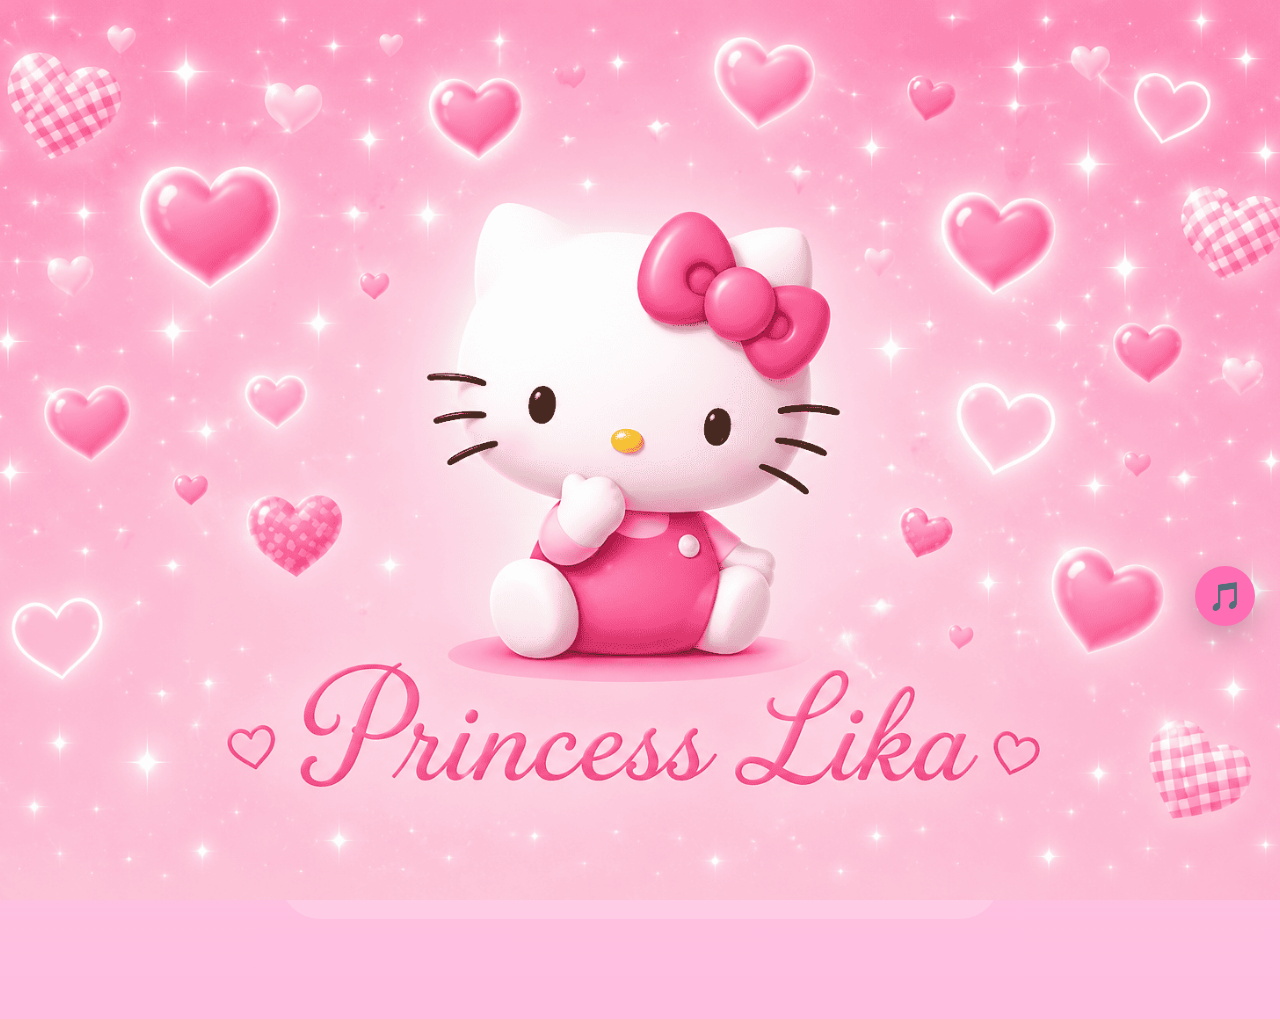
<file: index.html>
<!DOCTYPE html>
<html lang="en">

<head>
    <meta charset="UTF-8">
    <meta name="viewport" content="width=device-width, initial-scale=1.0">
    <title>Princess Lika</title>

    <link rel="stylesheet" href="style.css">

    <link href="https://fonts.googleapis.com/css2?family=Quicksand:wght@300;400;500;700&display=swap" rel="stylesheet">
</head>

<div id="spotify-widget">

    <button id="spotify-toggle">

        🎵

    </button>

    <div id="spotify-content">

        <div class="spotify-title">

            Lika's Playlist 💖

        </div>

        <iframe id="spotify-player" style="border-radius:20px" src="" width="100%" height="152" allowfullscreen
            allow="autoplay; clipboard-write; encrypted-media">

        </iframe>

    </div>

</div>

<script src="playlist.js"></script>

<body>

    <!-- INTRO -->

    <div id="intro">

        <img src="images/logo.png" class="fullscreen-image" alt="Princess Lika">

    </div>

    <!-- MAIN -->

    <div id="main-content">

        <div class="background-hearts"></div>

        <div class="menu-container">

            <h2>Princess Lika</h2>

            <div class="subtitle">
                <i>Every memory deserves its own chapter</i> 💕
                <br><i>Happy Birthday, ma Chérie</i></br>
            </div>

            <div class="menu">

                <a href="november.html">
                    🚬November (Tbilisi)
                </a>

                <a href="december.html">
                    ❄️ December (Tbilisi)
                </a>

                <a href="february.html">
                    🗼February (Paris)
                </a>

                <a href="march.html">
                    🌸 March (Tbilisi)
                </a>

                <a href="april.html">
                    ✠ April (Toulouse)
                </a>

                <a href="may.html">
                    🎀 May (Tbilisi & Mamkoda)
                </a>


                <a href=" #">
                    📸 Gallery
                </a>

            </div>

        </div>

    </div>

    <div id="fx-layer"></div>

    <script src="script.js"></script>

</body>

</html>
</file>
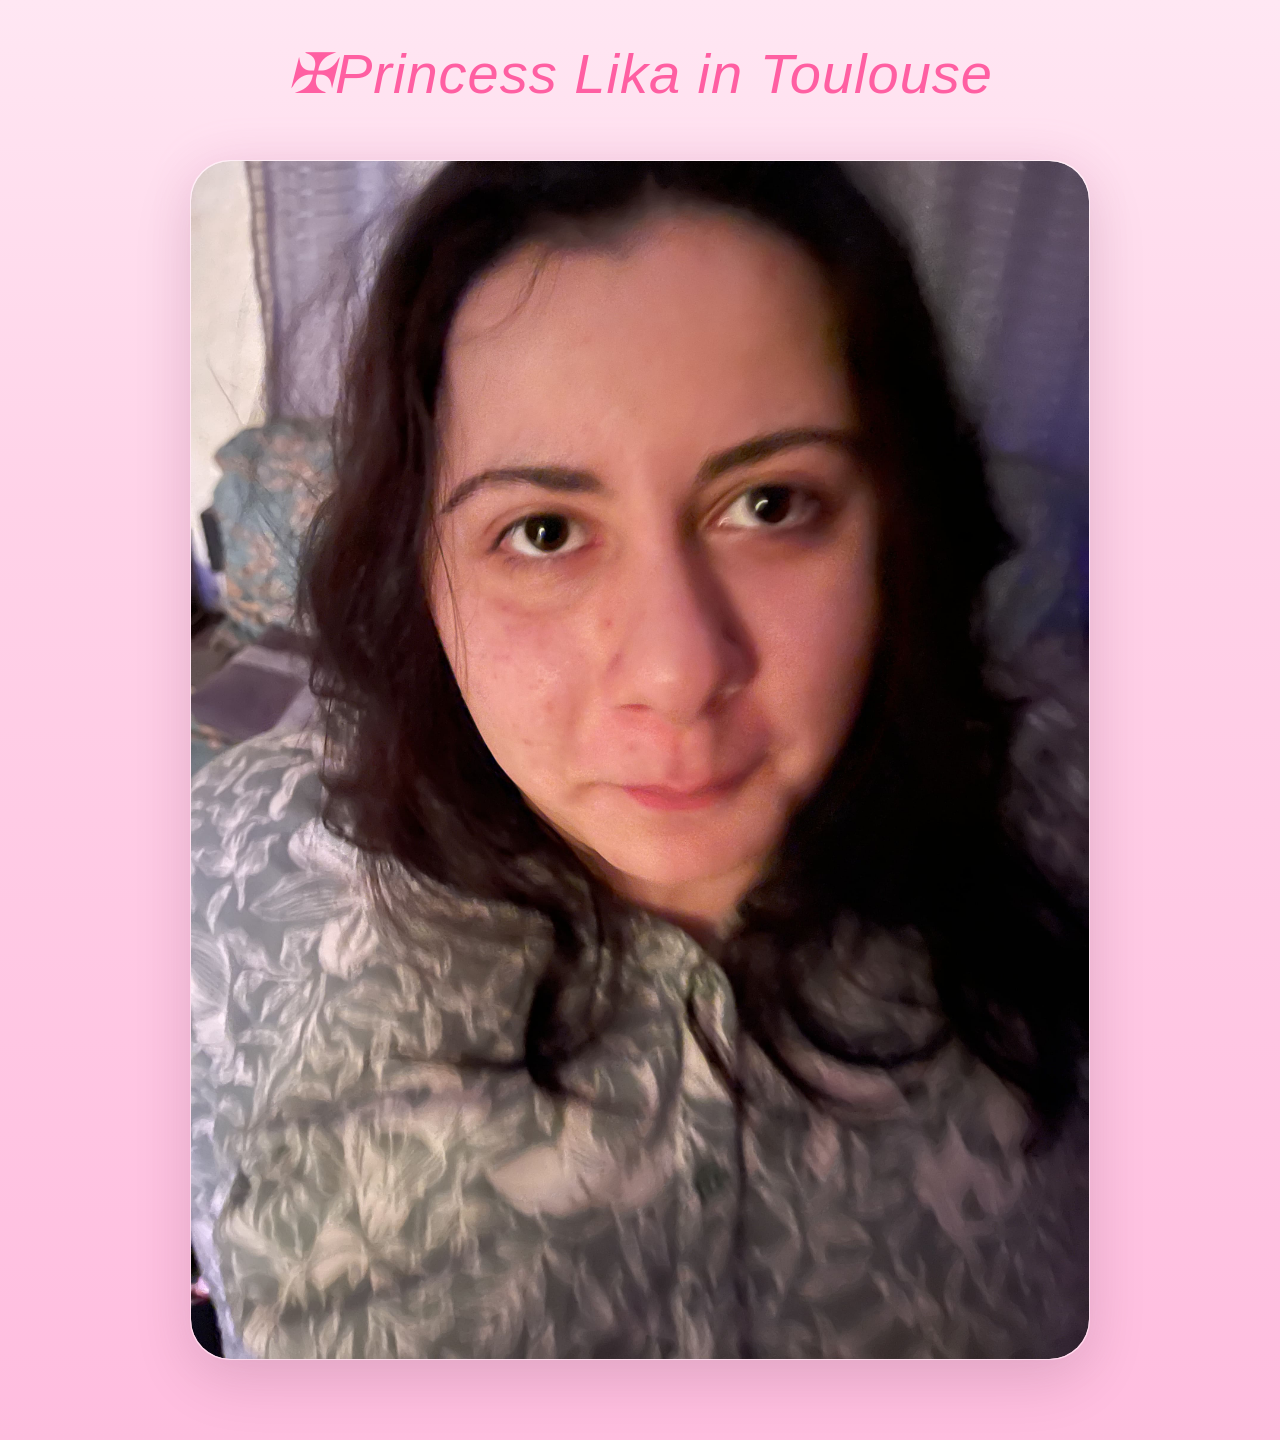
<file: april.html>
<!DOCTYPE html>

<html>

<head>

    <meta charset="UTF-8">

    <meta name="viewport" content="width=device-width, initial-scale=1.0">

    <title>Princess Lika in Toulouse</title>

    <link rel="stylesheet" href="../style.css">

</head>

<body>

    <section class="memory-section">

        <h1 class="month-title">

            ✠ <em><i>Princess Lika in Toulouse</i></em>

        </h1>

        <br>

        <div class="carousel">

            <button class="nav left">❮</button>

            <img id="carousel-image" src="../images/april/IMG_5099.jpg">


            <button class="nav right">❯</button>

            <div class="progress"></div>

        </div>

    </section>

    <script>
        window.carouselImages = [
            "../images/april/IMG_5100.jpg",
            "../images/april/IMG_5101.jpg",
            "../images/april/IMG_5102.jpg",
            "../images/april/IMG_5103.jpg",
            "../images/april/IMG_5123.jpg",
            "../images/april/IMG_5124.jpg",
            "../images/april/IMG_5125.jpg",
            "../images/april/IMG_5126.jpg",
            "../images/april/IMG_5128.jpg",
            "../images/april/IMG_5129.jpg",
            "../images/april/IMG_5131.jpg",
            "../images/april/IMG_5132.jpg",
            "../images/april/IMG_5133.jpg",
            "../images/april/IMG_5134.jpg",
            "../images/april/IMG_5135.jpg",
            "../images/april/IMG_5136.jpg",
            "../images/april/IMG_5139.jpg",
            "../images/april/IMG_5140.jpg",
            "../images/april/IMG_5146.jpg",
            "../images/april/IMG_5147.jpg",
            "../images/april/IMG_5149.jpg",
            "../images/april/IMG_5152.jpg",
            "../images/april/IMG_5153.jpg",
            "../images/april/IMG_5155.jpg",
            "../images/april/IMG_5156.jpg",
            "../images/april/IMG_5192.jpg",









        ]

    </script>
    <script src="../script.js"></script>

</body>

</html>
</file>
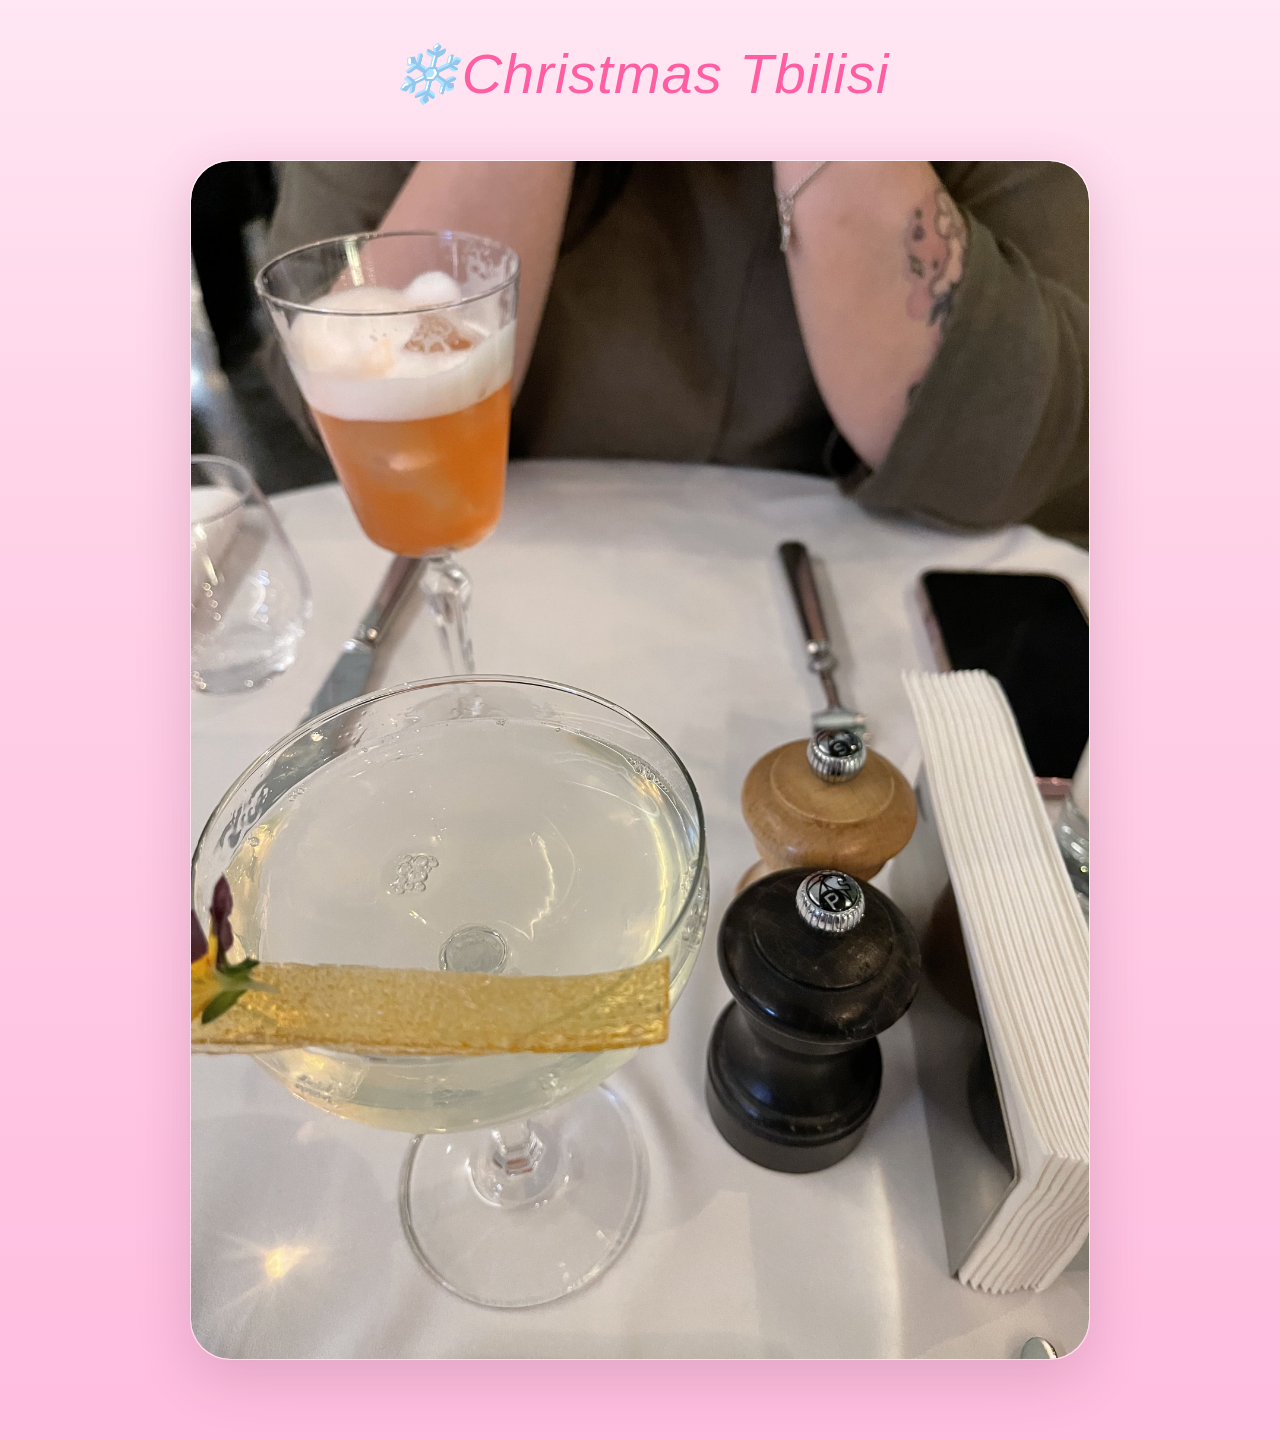
<file: december.html>
<!DOCTYPE html>

<html>

<head>

    <meta charset="UTF-8">

    <meta name="viewport" content="width=device-width, initial-scale=1.0">

    <title>Christmas Tbilisi Princess Lika</title>

    <link rel="stylesheet" href="../style.css">

</head>

<body>

    <section class="memory-section">

        <h1 class="month-title">

            ❄️ <em><i>Christmas Tbilisi</i></em>

        </h1>

        <br>

        <div class="carousel">

            <button class="nav left">❮</button>

            <img id="carousel-image" src="../images/december/IMG_3960.jpg">


            <button class="nav right">❯</button>

            <div class="progress"></div>

        </div>

    </section>

    <script>
        window.carouselImages = [
            "../images/december/IMG_3961.jpg",
            "../images/december/IMG_3962.jpg",
            "../images/december/IMG_3963.jpg",
            "../images/december/IMG_3966.jpg",



        ]

    </script>
    <script src="../script.js"></script>

</body>

</html>
</file>
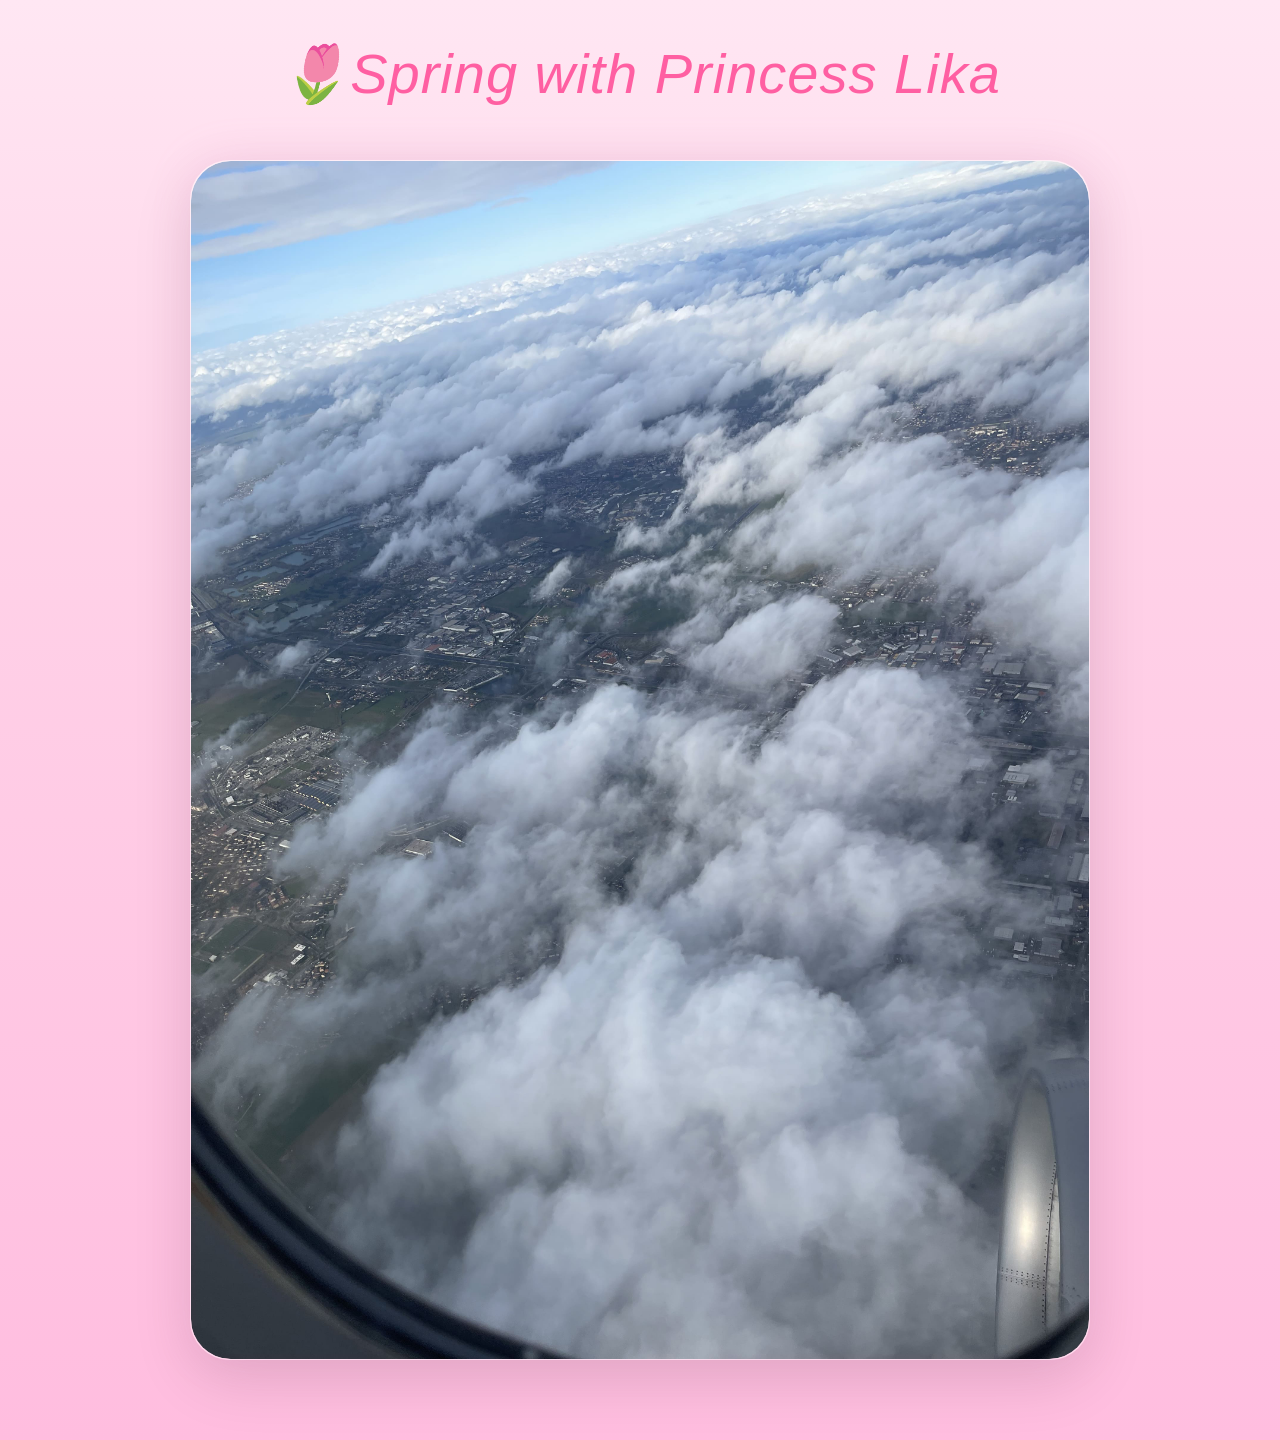
<file: march.html>
<!DOCTYPE html>

<html>

<head>

    <meta charset="UTF-8">

    <meta name="viewport" content="width=device-width, initial-scale=1.0">

    <title>Spring with Princess Lika</title>

    <link rel="stylesheet" href="../style.css">

</head>

<body>

    <section class="memory-section">

        <h1 class="month-title">

            🌷 <em><i>Spring with Princess Lika</i></em>

        </h1>

        <br>

        <div class="carousel">

            <button class="nav left">❮</button>

            <img id="carousel-image" src="../images/march/IMG_4833.jpg">


            <button class="nav right">❯</button>

            <div class="progress"></div>

        </div>

    </section>

    <script>
        window.carouselImages = [

            "../images/march/IMG_4834.jpg",
            "../images/march/IMG_4838.jpg",
            "../images/march/IMG_4846.jpg",
            "../images/march/IMG_4847.jpg",
            "../images/march/IMG_4850.jpg",
            "../images/march/IMG_4854.jpg",
            "../images/march/IMG_4861.jpg",
            "../images/march/IMG_4862.jpg",
            "../images/march/IMG_4863.jpg",
            "../images/march/IMG_4906.jpg",
            "../images/march/IMG_4942.jpg",
            "../images/march/IMG_4943.jpg",
            "../images/march/IMG_4944.jpg",
            "../images/march/IMG_4951.jpg",
            "../images/march/IMG_5005.jpg",








        ]

    </script>
    <script src="../script.js"></script>

</body>

</html>
</file>
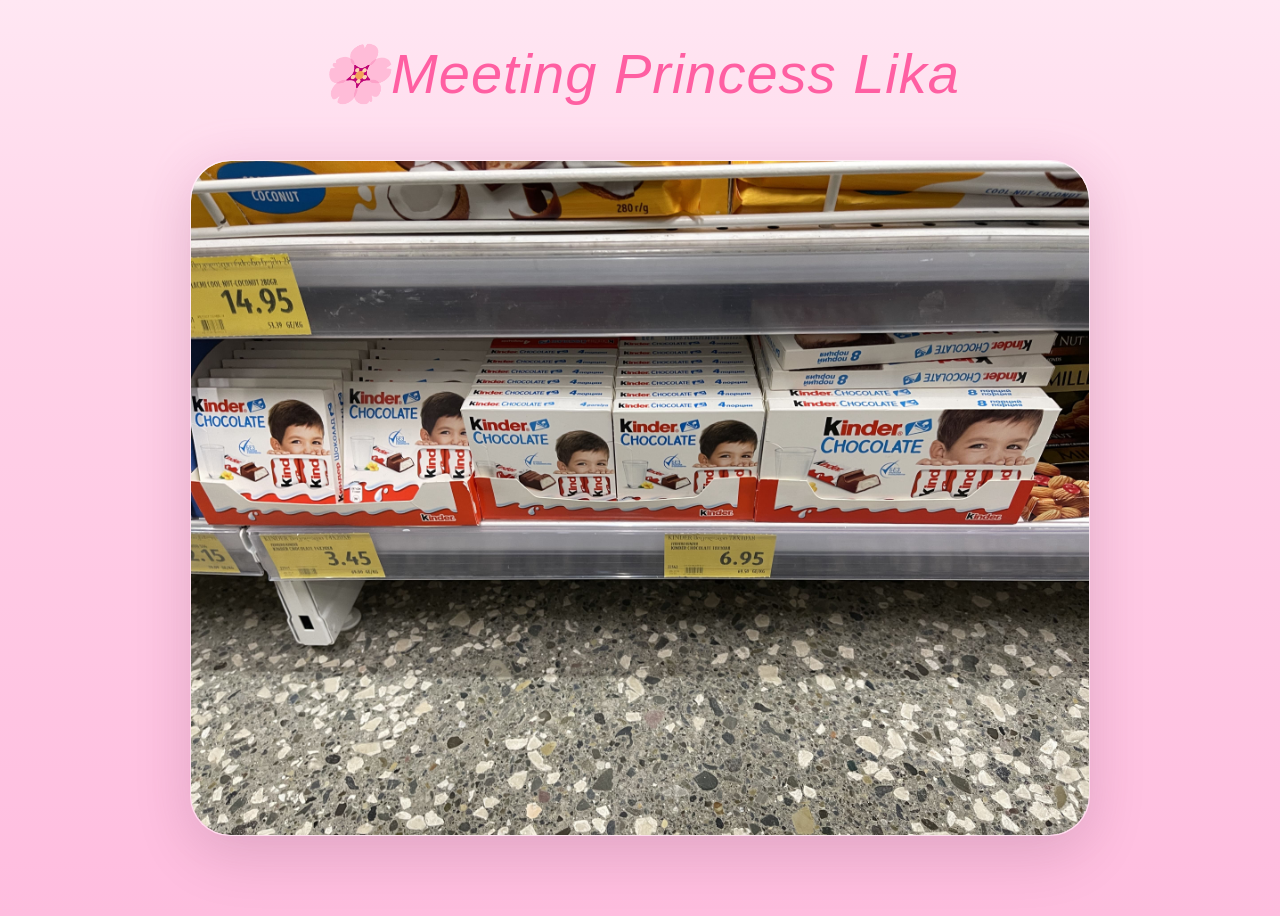
<file: november.html>
<!DOCTYPE html>

<html>

<head>

    <meta charset="UTF-8">

    <meta name="viewport" content="width=device-width, initial-scale=1.0">

    <title>Meeting Princess Lika</title>

    <link rel="stylesheet" href="../style.css">

</head>

<body>

    <section class="memory-section">

        <h1 class="month-title">

            🌸 <em><i>Meeting Princess Lika</i></em>

        </h1>

        <br>

        <div class="carousel">

            <button class="nav left">❮</button>

            <img id="carousel-image" src="../images/November/IMG_3502.jpg">


            <button class="nav right">❯</button>

            <div class="progress"></div>

        </div>

    </section>

    <script>
        window.carouselImages = [
            "../images/November/IMG_3503.jpg",

            "../images/November/IMG_3504.jpg",

            "../images/November/IMG_3505.jpg",

            "../images/November/IMG_3507.jpg",

            "../images/November/IMG_3510.jpg",

            "../images/November/IMG_3568.jpg",
            "../images/November/IMG_3569.jpg",
            "../images/November/IMG_3570.jpg",
            "../images/November/IMG_3614.jpg",

            "../images/November/IMG_3615.jpg",

            "../images/November/IMG_3616.jpg",

            "../images/November/IMG_3617.jpg",

            "../images/November/IMG_3619.jpg",

            "../images/November/IMG_3620.jpg",
        ]
    </script>

    <script src="../script.js"></script>

</body>

</html>
</file>
<file: style.css>
* {
    margin: 0;
    padding: 0;
    box-sizing: border-box;
}

body {
    margin: 0;

    min-height: 100vh;

    /* dégradé principal */

    background: linear-gradient(
        180deg,
        #ffe7f3 0%,

        #ffd2e8 35%,

        #ffbddf 100%
    );

    /* texture douce */

    position: relative;

    overflow-x: hidden;

    font-family: "Quicksand", sans-serif;
}

#intro {
    position: fixed;
    top: 0;
    left: 0;
    width: 100%;
    height: 100vh;
    overflow: hidden;
    z-index: 999;

    opacity: 1;
    transition:
        opacity 1.8s ease,
        transform 1.8s ease;
}

/* effet doux de sortie */
#intro.hide {
    opacity: 0;
    transform: scale(1.05);
    pointer-events: none;
}

/* image légèrement animée */
.fullscreen-image {
    width: 100%;
    height: 100%;
    object-fit: cover;
    display: block;

    transform: scale(1);
    transition: transform 3.5s ease;
}

#intro.hide .fullscreen-image {
    transform: scale(1.08);
}

/* main content apparition douce */
/* CONTENU PRINCIPAL */

#main-content {
    width: 100%;

    min-height: 100vh;

    display: flex;

    justify-content: center;

    align-items: flex-start;

    padding: 50px 20px 100px;
}

/* carte */

.menu-container {
    width: min(92vw, 720px);

    padding: 40px 24px 50px;

    border-radius: 40px;

    background: rgba(255, 255, 255, 0.18);

    backdrop-filter: blur(20px);
}

/* titre */

.menu-container h2 {
    font-size: clamp(2.4rem, 5vw, 4rem);

    backdrop-filter: blur(15px);

    color: white;

    text-align: center;
}

/* sous titre */

.subtitle {
    margin-top: 12px;

    margin-bottom: 35px;

    text-align: center;

    color: rgba(226, 19, 174, 0.9);

    font-size: italic(0.95rem, 2vw, 1.2rem);
}

/* menu */

.menu {
    display: flex;

    flex-direction: column;

    gap: 18px;
}

/* boutons */

.menu a {
    display: flex;

    justify-content: center;

    align-items: center;

    width: 100%;

    min-height: 72px;

    padding: 18px 24px;

    border-radius: 26px;

    background: rgba(255, 255, 255, 0.92);

    text-decoration: none;

    color: #ff5fa2;

    font-size: clamp(1rem, 2vw, 1.2rem);

    font-weight: 700;

    transition: 0.5s;
}

/* hover */

.menu a:hover {
    transform: translateY(-4px) scale(1.02);

    background: #fff7fb;
}

/* mobile */

@media (max-width: 768px) {
    .menu-container {
        width: 100%;

        border-radius: 30px;

        padding: 32px 18px 40px;
    }

    .menu a {
        min-height: 64px;

        font-size: 1rem;
    }
}

#fx-layer {
    position: fixed;
    top: 0;
    left: 0;
    width: 100%;
    height: 100%;
    pointer-events: none;
    overflow: hidden;
    z-index: 1;
}

.menu-container {
    position: relative;

    z-index: 1;
}

/* cœurs */
.heart {
    position: absolute;
    bottom: -20px;
    font-size: 20px;
    opacity: 0.8;
    animation: floatUp linear forwards;
}

/* sparkles */
.sparkle {
    position: absolute;
    font-size: 14px;
    opacity: 0.6;
    animation: sparkleAnim linear forwards;
}

@keyframes floatUp {
    0% {
        transform: translateY(0) scale(0.8);
        opacity: 0;
    }
    10% {
        opacity: 0.9;
    }
    100% {
        transform: translateY(-110vh) scale(1.3);
        opacity: 0;
    }
}

@keyframes sparkleAnim {
    0% {
        transform: translateY(0) scale(0.5) rotate(0deg);
        opacity: 0;
    }
    20% {
        opacity: 1;
    }
    100% {
        transform: translateY(-100vh) scale(1.2) rotate(180deg);
        opacity: 0;
    }
}

@keyframes pop {
    0% {
        transform: scale(0.5) translateY(0);
        opacity: 1;
    }
    100% {
        transform: scale(1.5) translateY(-40px);
        opacity: 0;
    }
}

@keyframes trailFade {
    0% {
        opacity: 1;
        transform: scale(1);
    }
    100% {
        opacity: 0;
        transform: scale(1.8) translateY(-10px);
    }
}

.page {
    text-align: center;
    padding: 40px;
}

/* Galerie */

.polaroid-gallery {
    display: grid;

    grid-template-columns: repeat(auto-fit, minmax(250px, 1fr));

    gap: 35px;

    max-width: 1200px;

    margin: auto;

    padding: 30px;
}

/* POLAROID */

.polaroid {
    position: relative;

    background: white;

    /* effet polaroid */
    padding: 14px 14px 55px 14px;

    border-radius: 3px;

    box-shadow:
        0 8px 20px rgba(0, 0, 0, 0.12),
        0 25px 40px rgba(255, 140, 190, 0.15);

    overflow: hidden;

    transition:
        transform 0.6s ease,
        box-shadow 0.6s ease;
}

/* rotations naturelles */

.polaroid:nth-child(odd) {
    transform: rotate(-2deg);
}

.polaroid:nth-child(even) {
    transform: rotate(2deg);
}

/* PHOTO */

.polaroid img {
    width: 100%;

    aspect-ratio: 3/4;

    object-fit: cover;

    display: block;

    border-radius: 1px;
}

/* légende */

.polaroid p {
    position: absolute;

    bottom: 15px;

    left: 50%;

    transform: translateX(-50%);

    font-size: 15px;

    font-family: "Brush Script MT", cursive;

    color: #ff5fa2;

    font-style: italic;

    white-space: nowrap;
}

/* hover */

.polaroid:hover {
    transform: scale(1.06) rotate(0deg) translateY(-10px);

    box-shadow:
        0 20px 50px rgba(0, 0, 0, 0.18),
        0 0 50px rgba(255, 170, 220, 0.5);
}

/* reflet brillant */

.polaroid::after {
    content: "";

    position: absolute;

    top: -120%;

    left: -60%;

    width: 60%;

    height: 250%;

    background: linear-gradient(90deg, transparent, rgba(255, 255, 255, 0.55), transparent);

    transform: rotate(25deg);

    transition: 1s;
}

/* passage lumière */

.polaroid:hover::after {
    left: 160%;
}

/* MOBILE */

@media (max-width: 768px) {
    .polaroid {
        padding: 10px 10px 45px 10px;
    }

    .polaroid p {
        font-size: 13px;
    }
}

#spotify-widget {
    position: fixed;

    bottom: 25px;

    right: 25px;

    z-index: 9999;

    display: flex;

    flex-direction: column;

    align-items: flex-end;
}

/* bouton */

#spotify-toggle {
    width: 60px;

    height: 60px;

    border: none;

    border-radius: 50%;

    background: #ff6db5;

    color: white;

    font-size: 28px;

    cursor: pointer;

    box-shadow: 0 10px 30px rgba(0, 0, 0, 0.2);

    transition: 0.5s;
}

#spotify-toggle:hover {
    transform: scale(1.1);
}

/* lecteur */

#spotify-content {
    margin-top: 15px;

    width: 340px;

    padding: 20px;

    border-radius: 30px;

    background: rgba(255, 255, 255, 0.85);

    backdrop-filter: blur(20px);

    box-shadow: 0 20px 40px rgba(0, 0, 0, 0.15);

    opacity: 0;

    transform: translateY(20px);

    pointer-events: none;

    transition: 0.7s;
}

#spotify-content.open {
    opacity: 1;

    transform: translateY(0);

    pointer-events: auto;
}

.spotify-title {
    margin-bottom: 15px;

    color: #ff5fa2;

    font-size: 18px;

    font-weight: 700;

    text-align: center;
}

@media (max-width: 768px) {
    #spotify-content {
        width: 300px;
    }
}

.memory-section {
    padding: 40px 20px 80px;
}

/* titre */

.memory-title {
    font-size: 2.4rem;

    font-style: italic;

    font-weight: 300;

    color: #ff6ea8;

    margin-bottom: 35px;

    text-align: center;
}

/* carrousel */

.carousel {
    position: relative;

    max-width: 900px;

    margin: auto;

    overflow: hidden;

    border-radius: 35px;

    box-shadow: 0 20px 50px rgba(0, 0, 0, 0.15);
}

/* CAROUSEL */

/* CAROUSEL */

.carousel {
    position: relative;

    overflow: hidden;

    border-radius: 40px;

    /* effet glace */

    background: rgba(255, 255, 255, 0.18);

    backdrop-filter: blur(18px);

    -webkit-backdrop-filter: blur(18px);

    /* bord lumineux */

    border: 1px solid rgba(255, 255, 255, 0.35);

    /* profondeur */

    box-shadow:
        0 20px 60px rgba(0, 0, 0, 0.12),
        0 0 40px rgba(255, 170, 220, 0.25),
        inset 0 1px 1px rgba(255, 255, 255, 0.4);
}

/* reflet */

.carousel::before {
    content: "";

    position: absolute;

    top: 0;

    left: -120%;

    width: 80%;

    height: 100%;

    z-index: 4;

    pointer-events: none;

    background: linear-gradient(115deg, transparent, rgba(255, 255, 255, 0.35), transparent);

    transition: 2.5s ease;
}

/* passage lumière */

.carousel:hover::before {
    left: 180%;
}

/* image */

.carousel img {
    width: 100%;

    display: block;

    object-fit: cover;

    border-radius: 40px;

    transition:
        transform 6s ease,
        opacity 1.4s ease;
}

/* petit zoom */

.carousel:hover img {
    transform: scale(1.02);
}

/* barre */

.progress {
    position: absolute;

    left: 0;

    bottom: 0;

    height: 5px;

    width: 0;

    background: linear-gradient(90deg, #ff77bb, #ffd5ec);

    border-radius: 0 5px 5px 0;
}

/* animation */

.progress.animate {
    animation: progressBar 6s linear;
}

@keyframes progressBar {
    from {
        width: 0;
    }

    to {
        width: 100%;
    }
}
/* flèches */

/* boutons */

.nav {
    position: absolute;

    top: 50%;

    transform: translateY(-50%);

    width: 65px;

    height: 65px;

    border: none;

    border-radius: 50%;

    background: rgba(255, 255, 255, 0.22);

    backdrop-filter: blur(15px);

    border: 1px solid rgba(255, 255, 255, 0.35);

    font-size: 24px;

    color: #ff5fa2;

    cursor: pointer;

    /* caché au départ */

    opacity: 0;

    pointer-events: none;

    transition:
        opacity 0.5s ease,
        transform 0.5s ease;

    z-index: 20;
}

/* visible */

.carousel.show-controls .nav {
    opacity: 1;

    pointer-events: auto;
}

.left {
    left: 20px;
}

.right {
    right: 20px;
}

/* barre */

.progress {
    position: absolute;

    bottom: 0;

    left: 0;

    height: 5px;

    width: 0;

    background: linear-gradient(90deg, #ff80bf, #ffd4ea);

    animation: progressAnim 3s linear infinite;
}

@keyframes progressAnim {
    from {
        width: 0;
    }

    to {
        width: 100%;
    }
}

/* MOBILE */

@media (max-width: 768px) {
    .carousel {
        width: 100%;
    }

    .memory-title {
        font-size: 2rem;
    }
}

.month-title {
    width: 100%;

    text-align: center;

    display: flex;

    justify-content: center;

    align-items: center;

    margin: 0 auto 35px;

    font-size: clamp(2rem, 5vw, 3.5rem);

    font-style: italic;

    font-weight: 300;

    color: #ff5fa2;

    letter-spacing: 1px;

    padding: 0 20px;

    line-height: 1.2;
}
</file>
